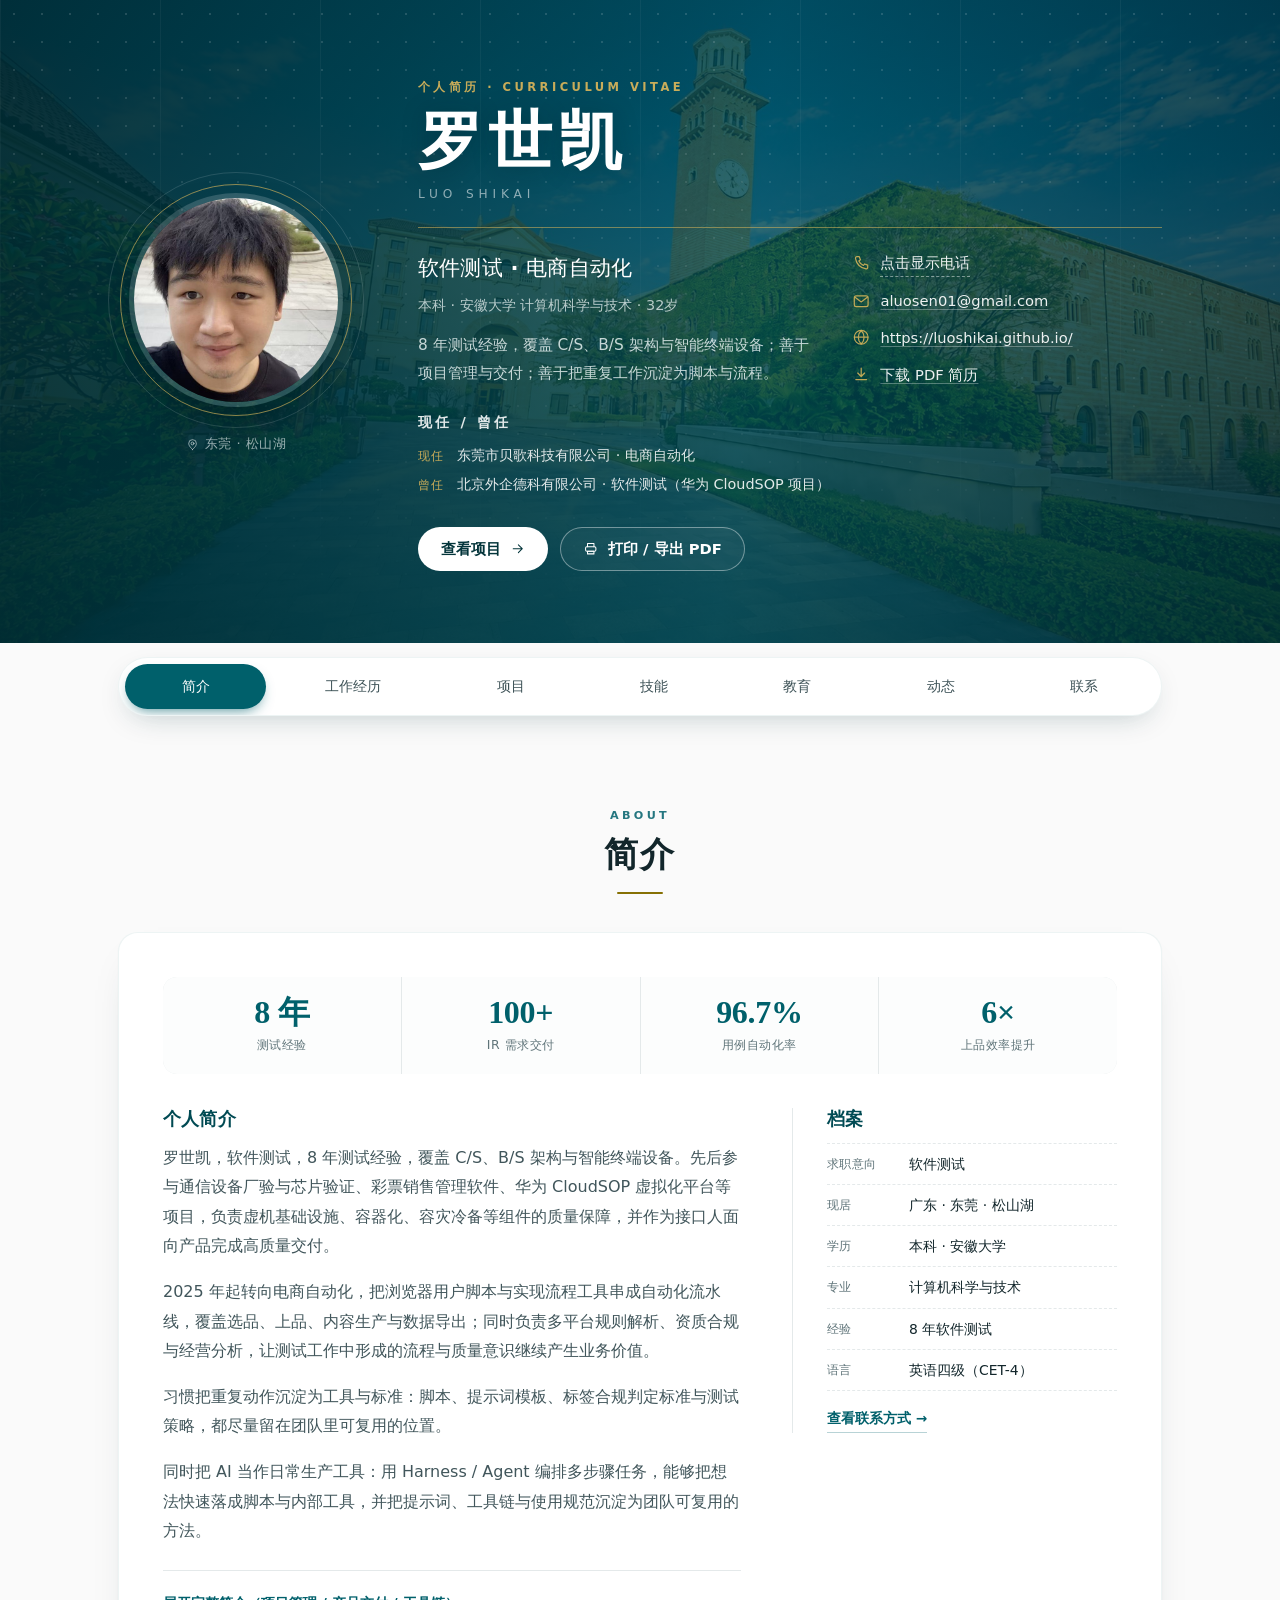
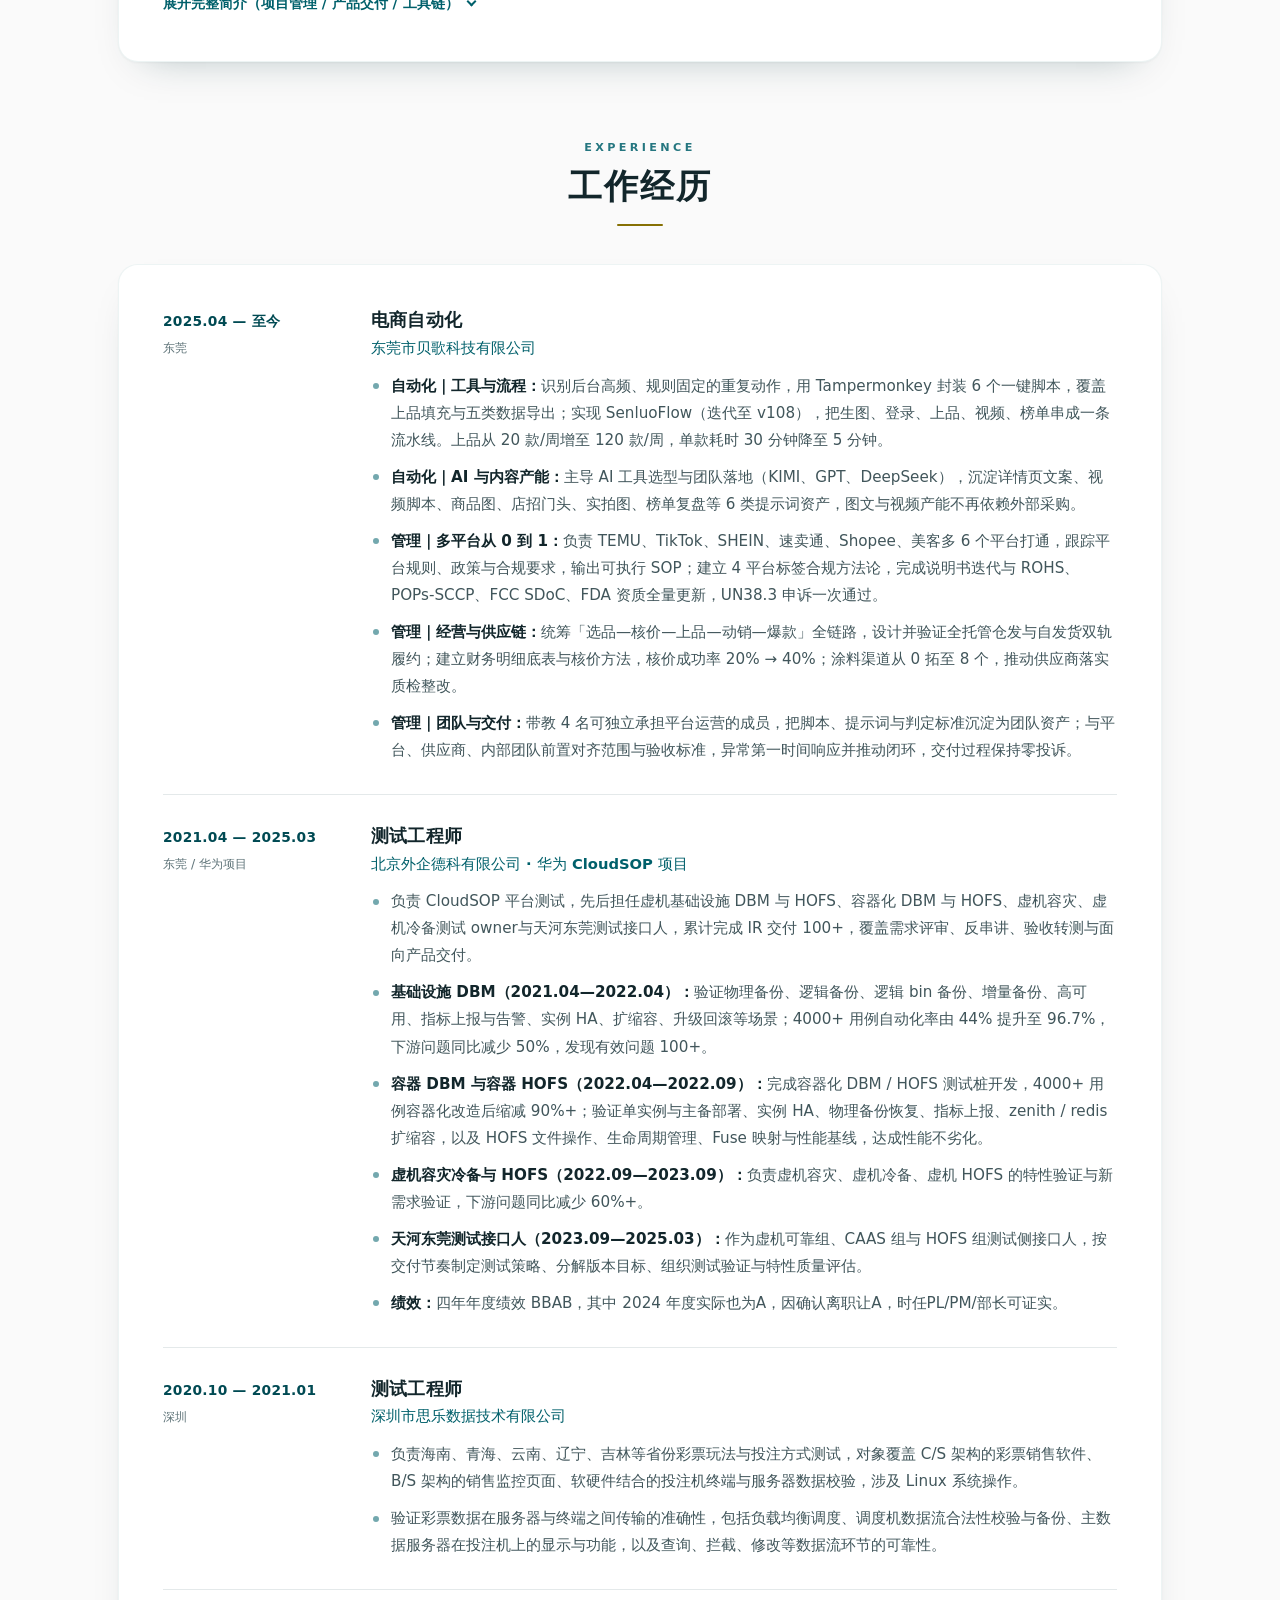
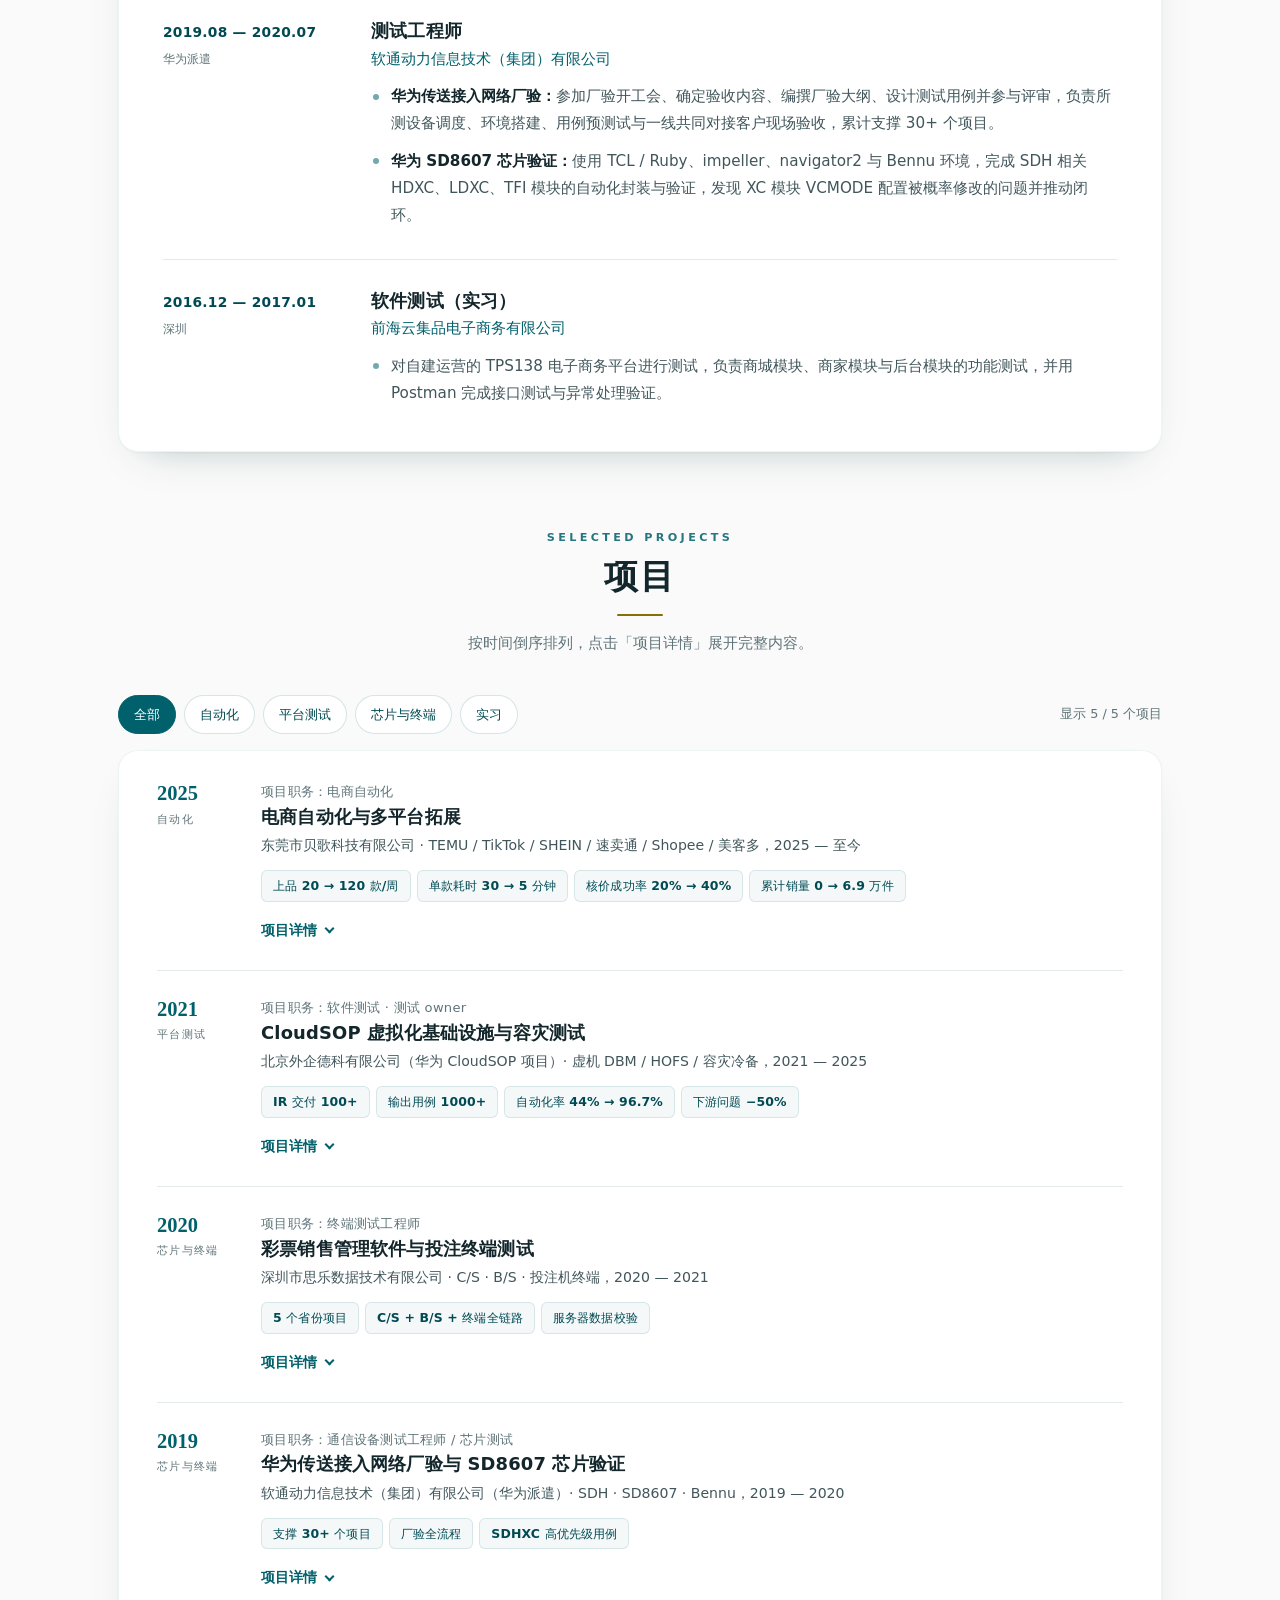
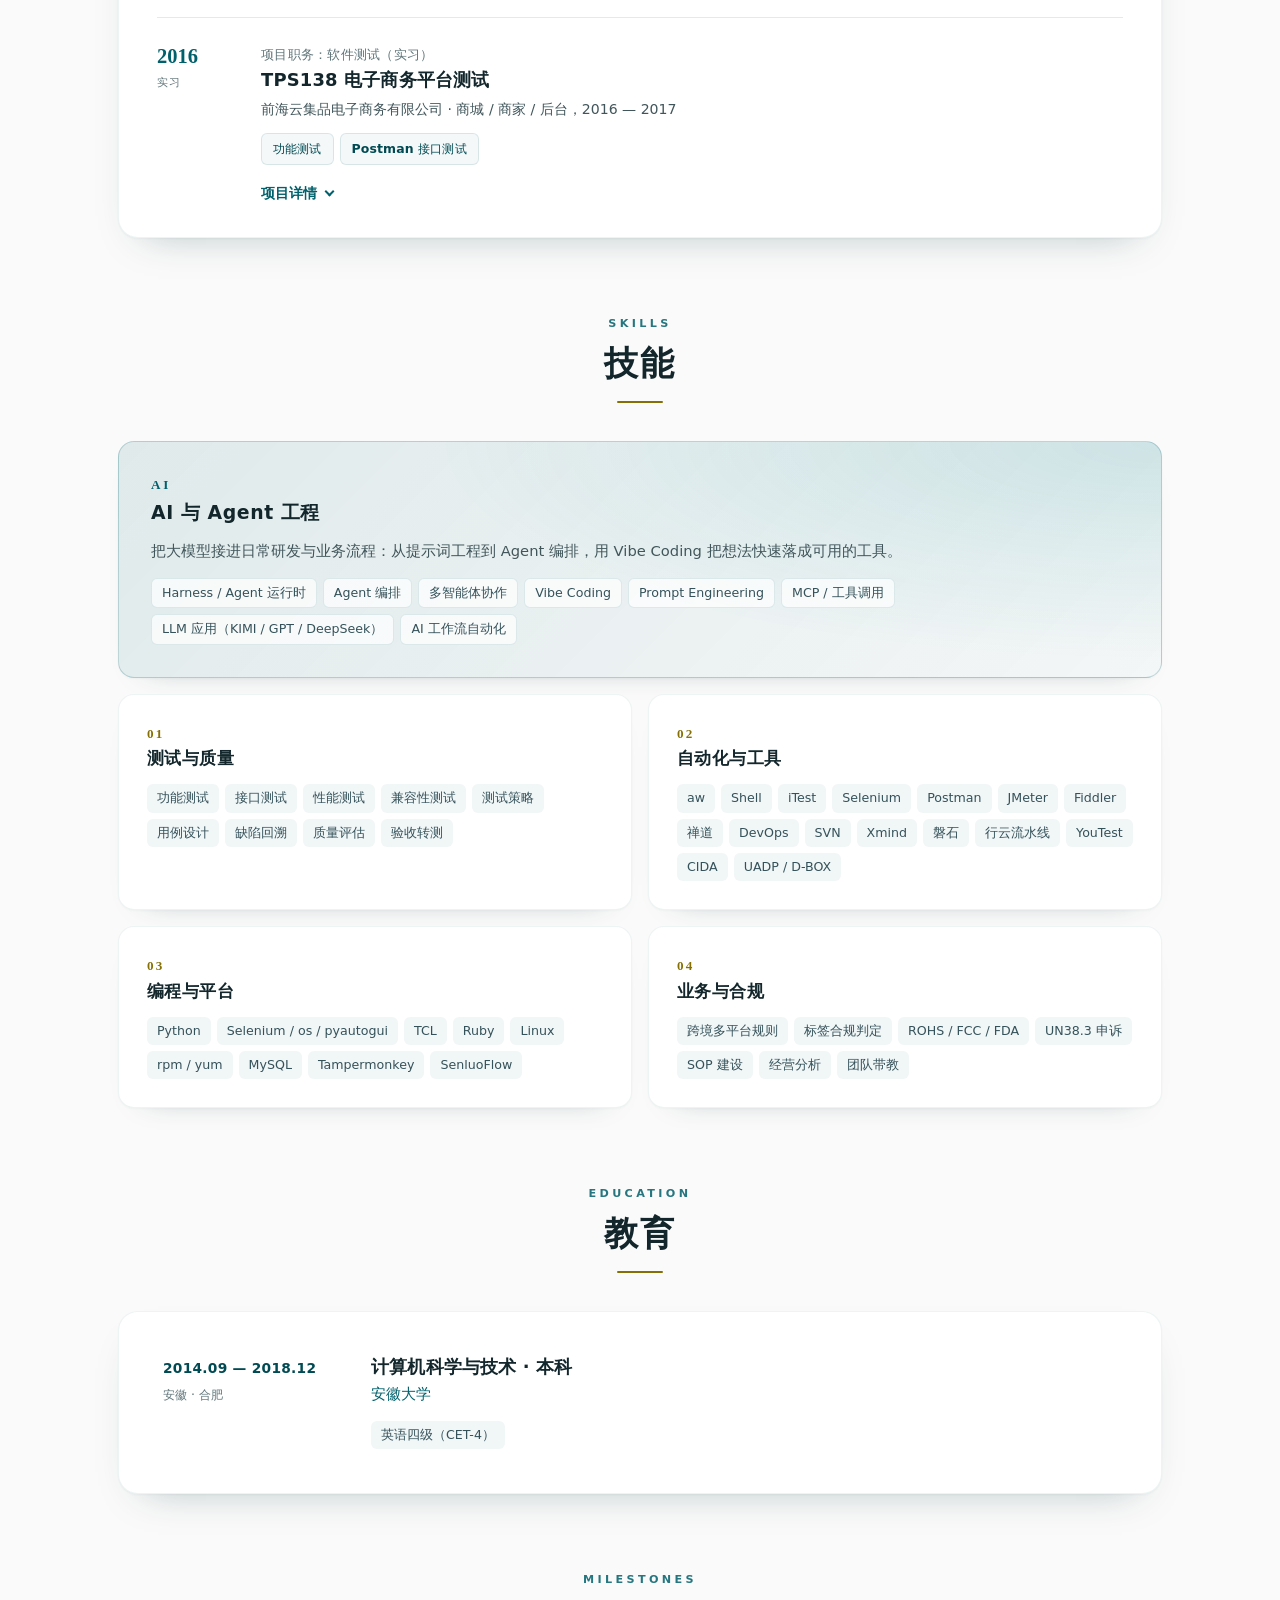
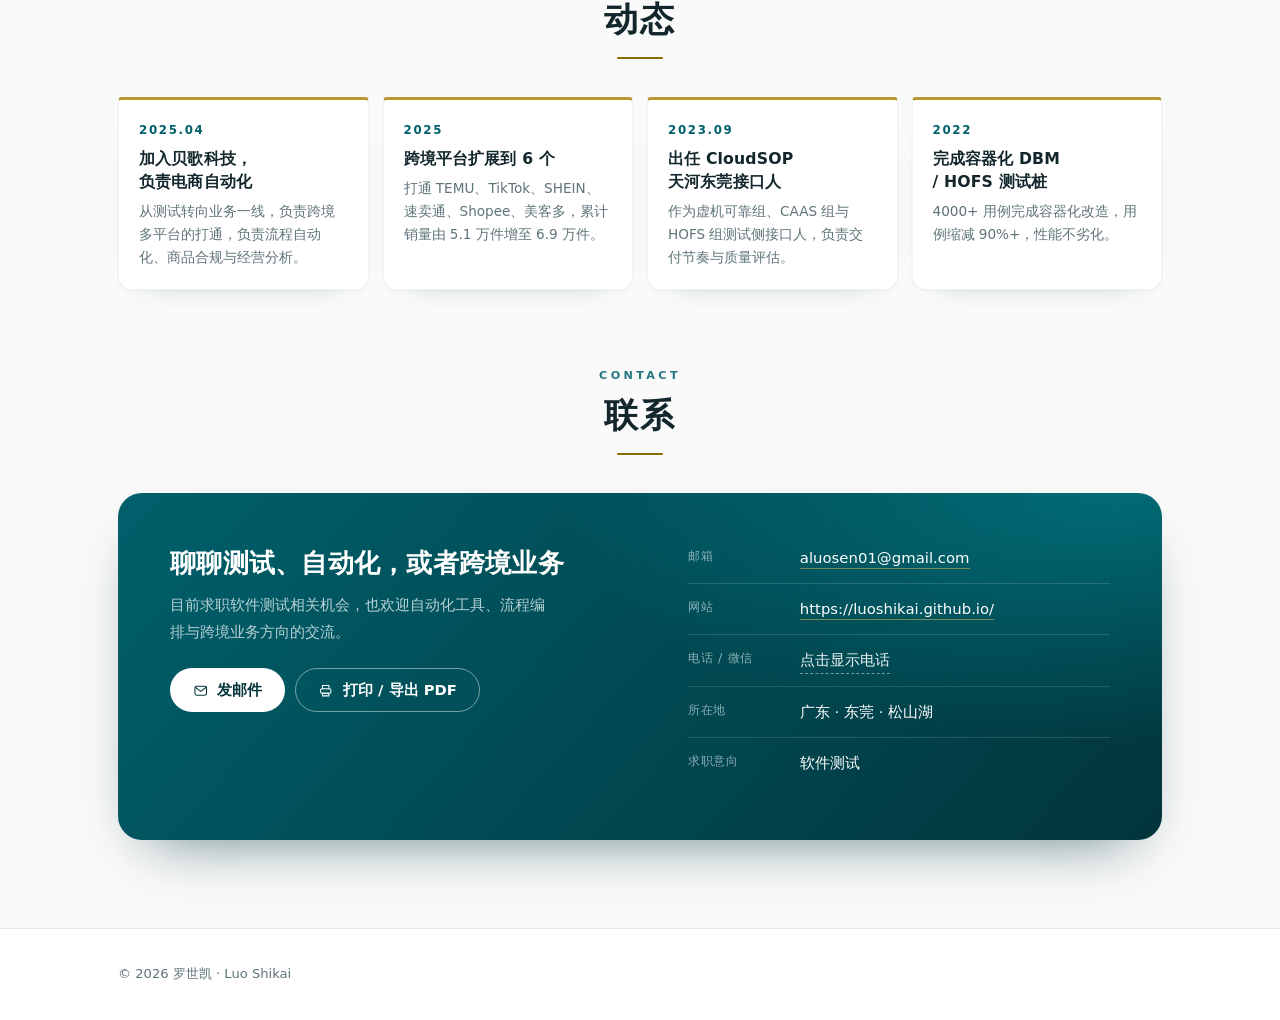
<file: index.html>
<!DOCTYPE html>
<html lang="zh-CN">
<head>
<meta charset="utf-8">
<meta name="viewport" content="width=device-width, initial-scale=1">
<title>罗世凯 · 软件测试｜个人简历</title>
<meta name="description" content="罗世凯，软件测试，8 年测试经验，覆盖 C/S、B/S 架构与智能终端设备；曾任华为 CloudSOP 虚机基础设施、容器化与容灾冷备测试 owner，现负责跨境电商自动化。">
<meta name="author" content="罗世凯">
<meta name="theme-color" content="#00606b">
<meta property="og:type" content="profile">
<meta property="og:title" content="罗世凯 · 软件测试｜个人简历">
<meta property="og:description" content="8 年测试经验：华为 CloudSOP 虚机基础设施与容灾冷备测试 owner；跨境电商自动化与多平台拓展。">
<meta property="og:locale" content="zh_CN">
<link rel="icon" href="assets/favicon.svg" type="image/svg+xml">
<link rel="stylesheet" href="assets/style.css">
<script>document.documentElement.classList.add('js');</script>
<script type="application/ld+json">
{
  "@context": "https://schema.org",
  "@type": "Person",
  "name": "罗世凯",
  "alternateName": "Luo Shikai",
  "url": "https://luoshikai.github.io/",
  "jobTitle": "软件测试",
  "email": "mailto:aluosen01@gmail.com",
  "address": { "@type": "PostalAddress", "addressLocality": "东莞", "addressRegion": "广东", "addressCountry": "CN" },
  "alumniOf": { "@type": "CollegeOrUniversity", "name": "安徽大学" },
  "worksFor": { "@type": "Organization", "name": "东莞市贝歌科技有限公司" }
}
</script>
</head>
<body>
<a class="skip-link" href="#main">跳到主要内容</a>

<header class="hero" id="top">
  <div class="hero__pattern" aria-hidden="true"></div>
  <div class="container hero__inner">
    <div class="hero__aside">
      <div class="portrait-wrap">
        <img class="portrait" src="assets/portrait.jpg" width="640" height="640" alt="罗世凯">
      </div>
      <p class="portrait-caption">
        <svg class="icon" viewBox="0 0 24 24" aria-hidden="true"><path d="M12 21s7-5.5 7-11a7 7 0 1 0-14 0c0 5.5 7 11 7 11Z"/><circle cx="12" cy="10" r="2.6"/></svg>
        东莞 · 松山湖
      </p>
    </div>

    <div class="hero__body">
      <p class="eyebrow">个人简历 · Curriculum Vitae</p>
      <h1 class="hero__name">罗世凯</h1>
      <p class="hero__latin">Luo Shikai</p>
      <hr class="rule rule--strong">
      <div class="hero__meta">
        <div class="hero__role-block">
          <p class="hero__role">软件测试 · 电商自动化</p>
          <p class="hero__degrees">本科 · 安徽大学 计算机科学与技术 · 32岁</p>
          <p class="hero__pitch">8 年测试经验，覆盖 C/S、B/S 架构与智能终端设备；善于项目管理与交付；善于把重复工作沉淀为脚本与流程。</p>
        </div>
        <ul class="contact-list">
          <li>
            <svg class="icon" viewBox="0 0 24 24" aria-hidden="true"><path d="M6.5 3.5h3l1.5 4-2 1.5a12 12 0 0 0 6 6l1.5-2 4 1.5v3a2 2 0 0 1-2.2 2A17.5 17.5 0 0 1 4.5 5.7 2 2 0 0 1 6.5 3.5Z"/></svg>
            <button type="button" class="tel-reveal" data-tel="13145950400">点击显示电话</button>
            <span class="print-only">131 4595 0400</span>
          </li>
          <li>
            <svg class="icon" viewBox="0 0 24 24" aria-hidden="true"><rect x="3" y="5" width="18" height="14" rx="2.5"/><path d="m4 7 8 6 8-6"/></svg>
            <a href="mailto:aluosen01@gmail.com">aluosen01@gmail.com</a>
          </li>
          <li>
            <svg class="icon" viewBox="0 0 24 24" aria-hidden="true"><circle cx="12" cy="12" r="9"/><path d="M3.5 12h17M12 3.2c2.5 2.4 3.8 5.4 3.8 8.8s-1.3 6.4-3.8 8.8c-2.5-2.4-3.8-5.4-3.8-8.8S9.5 5.6 12 3.2Z"/></svg>
            <a href="https://luoshikai.github.io/" target="_blank" rel="noopener">https://luoshikai.github.io/</a>
          </li>
          <li class="contact-list__pdf">
            <svg class="icon" viewBox="0 0 24 24" aria-hidden="true"><path d="M12 4v11m0 0 4.5-4.5M12 15l-4.5-4.5"/><path d="M5 19h14"/></svg>
            <a href="assets/luo-shikai-resume.pdf" download>下载 PDF 简历</a>
          </li>
        </ul>
      </div>

      <div class="hero__orgs">
        <p class="hero__orgs-title">现任 / 曾任</p>
        <p><span class="org-label">现任</span>东莞市贝歌科技有限公司 · 电商自动化</p>
        <p><span class="org-label">曾任</span>北京外企德科有限公司 · 软件测试（华为 CloudSOP 项目）</p>
      </div>

      <div class="hero__actions">
        <a class="btn btn--solid" href="#projects">
          查看项目
          <svg class="icon" viewBox="0 0 24 24" aria-hidden="true"><path d="M5 12h14M13 6l6 6-6 6"/></svg>
        </a>
        <button class="btn btn--ghost" type="button" data-print>
          <svg class="icon" viewBox="0 0 24 24" aria-hidden="true"><path d="M7 9V4h10v5"/><rect x="4" y="9" width="16" height="7" rx="2"/><path d="M7 16h10v4H7z"/></svg>
          打印 / 导出 PDF
        </button>
      </div>
    </div>
  </div>
</header>

<nav class="section-nav" aria-label="页面章节">
  <div class="container">
    <div class="nav-pills">
      <a href="#about" aria-current="true">简介</a>
      <a href="#experience"><span class="nav-full">工作经历</span><span class="nav-short">经历</span></a>
      <a href="#projects">项目</a>
      <a href="#skills">技能</a>
      <a href="#education">教育</a>
      <a href="#news">动态</a>
      <a href="#contact">联系</a>
    </div>
  </div>
</nav>

<main id="main">

  <section class="section" id="about">
    <div class="container">
      <header class="section__head reveal">
        <p class="section__eyebrow">About</p>
        <h2 class="section__title">简介</h2>
        <span class="section__rule" aria-hidden="true"></span>
      </header>

      <div class="card reveal">
        <div class="stats" role="list">
          <div class="stat" role="listitem">
            <p class="stat__num">8 年</p>
            <p class="stat__label">测试经验</p>
          </div>
          <div class="stat" role="listitem">
            <p class="stat__num">100+</p>
            <p class="stat__label">IR 需求交付</p>
          </div>
          <div class="stat" role="listitem">
            <p class="stat__num">96.7%</p>
            <p class="stat__label">用例自动化率</p>
          </div>
          <div class="stat" role="listitem">
            <p class="stat__num">6×</p>
            <p class="stat__label">上品效率提升</p>
          </div>
        </div>

        <div class="about-grid">
          <div class="about-main">
            <h3 class="card__title">个人简介</h3>
            <div class="prose">
              <p>罗世凯，软件测试，8 年测试经验，覆盖 C/S、B/S 架构与智能终端设备。先后参与通信设备厂验与芯片验证、彩票销售管理软件、华为 CloudSOP 虚拟化平台等项目，负责虚机基础设施、容器化、容灾冷备等组件的质量保障，并作为接口人面向产品完成高质量交付。</p>
              <p>2025 年起转向电商自动化，把浏览器用户脚本与实现流程工具串成自动化流水线，覆盖选品、上品、内容生产与数据导出；同时负责多平台规则解析、资质合规与经营分析，让测试工作中形成的流程与质量意识继续产生业务价值。</p>
              <p>习惯把重复动作沉淀为工具与标准：脚本、提示词模板、标签合规判定标准与测试策略，都尽量留在团队里可复用的位置。</p>
              <p>同时把 AI 当作日常生产工具：用 Harness / Agent 编排多步骤任务，能够把想法快速落成脚本与内部工具，并把提示词、工具链与使用规范沉淀为团队可复用的方法。</p>
            </div>

            <details class="disclosure">
              <summary>展开完整简介（项目管理 / 产品交付 / 工具链）</summary>
              <div class="prose disclosure__body">
                <ul class="bullets">
                  <li><strong>项目管理：</strong>掌握项目生命周期管理，按里程碑拆解目标与交付物；启动阶段即做预期管理，把范围、节奏、验收标准与风险前置对齐并留痕；通过周度同步与变更评审控制节奏，做到进度可预期、问题早暴露、交付可落地。</li>
                  <li><strong>产品交付：</strong>面向产品与客户交付，能在需求、转测、验收各阶段给出清晰的质量结论与放行建议；出现问题时第一时间响应、安抚对象并给出临时方案，随后定位根因、推动整改、复盘归档，形成「响应—止血—根因—闭环」的完整链路，交付过程保持零投诉。</li>
                  <li><strong>测试流程：</strong>掌握软件整体测试流程与需求交付流程，能独立完成需求评审、测试设计、反串讲、验收转测与质量评估。</li>
                  <li><strong>工具链：</strong>Harness、AW、禅道、DevOps、SVN、Xmind、磐石、行云流水线；YouTest 编写测试策略，CIDA 编写用例与设计脑图，iTest 完成用例自动化，UADP / D-BOX 归档验证报告；Fiddler 抓包与弱网模拟、Postman 接口测试、JMeter 性能测试、Selenium IDE 元素定位与 UI 自动化。</li>
                  <li><strong>环境与数据：</strong>熟悉 Linux 常用操作，可独立完成自动化环境搭建；掌握版本构建与发布能力；能支撑性能基线验证与大数据场景问题定位</li>
                  <li><strong>编程：</strong>软件测试专业级、软件开发工作级；工作以 Python 为主，可完成 Python + Selenium 的 UI 自动化、+ os 的 Linux 自动化、+ pyautogui 的桌面应用自动化；TCL、Ruby、C、C++等语言 具备阅读与编写能力；</li>
                  <li><strong>协作：</strong>多模块owner与版本交付接口人；具备快速学习、良好沟通协作；能把个人经验沉淀为团队机制。</li>
                </ul>
              </div>
            </details>
          </div>

          <aside class="about-facts" aria-label="关键信息">
            <h3 class="card__title">档案</h3>
            <dl>
              <div><dt>求职意向</dt><dd>软件测试</dd></div>
              <div><dt>现居</dt><dd>广东 · 东莞 · 松山湖</dd></div>
              <div><dt>学历</dt><dd>本科 · 安徽大学</dd></div>
              <div><dt>专业</dt><dd>计算机科学与技术</dd></div>
              <div><dt>经验</dt><dd>8 年软件测试</dd></div>
              <div><dt>语言</dt><dd>英语四级（CET-4）</dd></div>
            </dl>
            <a class="about-facts__link" href="#contact">查看联系方式<span aria-hidden="true"> →</span></a>
          </aside>
        </div>
      </div>
    </div>
  </section>

  <section class="section" id="experience">
    <div class="container">
      <header class="section__head reveal">
        <p class="section__eyebrow">Experience</p>
        <h2 class="section__title">工作经历</h2>
        <span class="section__rule" aria-hidden="true"></span>
      </header>

      <div class="card reveal">
        <article class="job">
          <div class="job__side">
            <p class="job__when">2025.04 — 至今</p>
            <p class="job__where">东莞</p>
          </div>
          <div class="job__main">
            <h3 class="job__title">电商自动化</h3>
            <p class="job__org">东莞市贝歌科技有限公司</p>
            <ul class="bullets">
              <li><strong>自动化｜工具与流程：</strong>识别后台高频、规则固定的重复动作，用 Tampermonkey 封装 6 个一键脚本，覆盖上品填充与五类数据导出；实现 SenluoFlow（迭代至 v108），把生图、登录、上品、视频、榜单串成一条流水线。上品从 20 款/周增至 120 款/周，单款耗时 30 分钟降至 5 分钟。</li>
              <li><strong>自动化｜AI 与内容产能：</strong>主导 AI 工具选型与团队落地（KIMI、GPT、DeepSeek），沉淀详情页文案、视频脚本、商品图、店招门头、实拍图、榜单复盘等 6 类提示词资产，图文与视频产能不再依赖外部采购。</li>
              <li><strong>管理｜多平台从 0 到 1：</strong>负责 TEMU、TikTok、SHEIN、速卖通、Shopee、美客多 6 个平台打通，跟踪平台规则、政策与合规要求，输出可执行 SOP；建立 4 平台标签合规方法论，完成说明书迭代与 ROHS、POPs-SCCP、FCC SDoC、FDA 资质全量更新，UN38.3 申诉一次通过。</li>
              <li><strong>管理｜经营与供应链：</strong>统筹「选品—核价—上品—动销—爆款」全链路，设计并验证全托管仓发与自发货双轨履约；建立财务明细底表与核价方法，核价成功率 20% → 40%；涂料渠道从 0 拓至 8 个，推动供应商落实质检整改。</li>
              <li><strong>管理｜团队与交付：</strong>带教 4 名可独立承担平台运营的成员，把脚本、提示词与判定标准沉淀为团队资产；与平台、供应商、内部团队前置对齐范围与验收标准，异常第一时间响应并推动闭环，交付过程保持零投诉。</li>
            </ul>
          </div>
        </article>

        <article class="job">
          <div class="job__side">
            <p class="job__when">2021.04 — 2025.03</p>
            <p class="job__where">东莞 / 华为项目</p>
          </div>
          <div class="job__main">
            <h3 class="job__title">测试工程师</h3>
            <p class="job__org">北京外企德科有限公司 · 华为 CloudSOP 项目</p>
            <ul class="bullets">
              <li>负责 CloudSOP 平台测试，先后担任虚机基础设施 DBM 与 HOFS、容器化 DBM 与 HOFS、虚机容灾、虚机冷备测试 owner与天河东莞测试接口人，累计完成 IR 交付 100+，覆盖需求评审、反串讲、验收转测与面向产品交付。</li>
              <li><strong>基础设施 DBM（2021.04—2022.04）：</strong>验证物理备份、逻辑备份、逻辑 bin 备份、增量备份、高可用、指标上报与告警、实例 HA、扩缩容、升级回滚等场景；4000+ 用例自动化率由 44% 提升至 96.7%，下游问题同比减少 50%，发现有效问题 100+。</li>
              <li><strong>容器 DBM 与容器 HOFS（2022.04—2022.09）：</strong>完成容器化 DBM / HOFS 测试桩开发，4000+ 用例容器化改造后缩减 90%+；验证单实例与主备部署、实例 HA、物理备份恢复、指标上报、zenith / redis 扩缩容，以及 HOFS 文件操作、生命周期管理、Fuse 映射与性能基线，达成性能不劣化。</li>
              <li><strong>虚机容灾冷备与 HOFS（2022.09—2023.09）：</strong>负责虚机容灾、虚机冷备、虚机 HOFS 的特性验证与新需求验证，下游问题同比减少 60%+。</li>
              <li><strong>天河东莞测试接口人（2023.09—2025.03）：</strong>作为虚机可靠组、CAAS 组与 HOFS 组测试侧接口人，按交付节奏制定测试策略、分解版本目标、组织测试验证与特性质量评估。</li>
              <li><strong>绩效：</strong>四年年度绩效 BBAB，其中 2024 年度实际也为A，因确认离职让A，时任PL/PM/部长可证实。</li>
            </ul>
          </div>
        </article>

        <article class="job">
          <div class="job__side">
            <p class="job__when">2020.10 — 2021.01</p>
            <p class="job__where">深圳</p>
          </div>
          <div class="job__main">
            <h3 class="job__title">测试工程师</h3>
            <p class="job__org">深圳市思乐数据技术有限公司</p>
            <ul class="bullets">
              <li>负责海南、青海、云南、辽宁、吉林等省份彩票玩法与投注方式测试，对象覆盖 C/S 架构的彩票销售软件、B/S 架构的销售监控页面、软硬件结合的投注机终端与服务器数据校验，涉及 Linux 系统操作。</li>
              <li>验证彩票数据在服务器与终端之间传输的准确性，包括负载均衡调度、调度机数据流合法性校验与备份、主数据服务器在投注机上的显示与功能，以及查询、拦截、修改等数据流环节的可靠性。</li>
            </ul>
          </div>
        </article>

        <article class="job">
          <div class="job__side">
            <p class="job__when">2019.08 — 2020.07</p>
            <p class="job__where">华为派遣</p>
          </div>
          <div class="job__main">
            <h3 class="job__title">测试工程师</h3>
            <p class="job__org">软通动力信息技术（集团）有限公司</p>
            <ul class="bullets">
              <li><strong>华为传送接入网络厂验：</strong>参加厂验开工会、确定验收内容、编撰厂验大纲、设计测试用例并参与评审，负责所测设备调度、环境搭建、用例预测试与一线共同对接客户现场验收，累计支撑 30+ 个项目。</li>
              <li><strong>华为 SD8607 芯片验证：</strong>使用 TCL / Ruby、impeller、navigator2 与 Bennu 环境，完成 SDH 相关 HDXC、LDXC、TFI 模块的自动化封装与验证，发现 XC 模块 VCMODE 配置被概率修改的问题并推动闭环。</li>
            </ul>
          </div>
        </article>

        <article class="job">
          <div class="job__side">
            <p class="job__when">2016.12 — 2017.01</p>
            <p class="job__where">深圳</p>
          </div>
          <div class="job__main">
            <h3 class="job__title">软件测试（实习）</h3>
            <p class="job__org">前海云集品电子商务有限公司</p>
            <ul class="bullets">
              <li>对自建运营的 TPS138 电子商务平台进行测试，负责商城模块、商家模块与后台模块的功能测试，并用 Postman 完成接口测试与异常处理验证。</li>
            </ul>
          </div>
        </article>
      </div>
    </div>
  </section>

  <section class="section" id="projects">
    <div class="container">
      <header class="section__head reveal">
        <p class="section__eyebrow">Selected Projects</p>
        <h2 class="section__title">项目</h2>
        <span class="section__rule" aria-hidden="true"></span>
        <p class="section__lead">按时间倒序排列，点击「项目详情」展开完整内容。</p>
      </header>

      <div class="pub-toolbar reveal">
        <div class="filters" role="group" aria-label="按类型筛选项目">
          <button class="chip" type="button" data-filter="all" aria-pressed="true">全部</button>
          <button class="chip" type="button" data-filter="automation" aria-pressed="false">自动化</button>
          <button class="chip" type="button" data-filter="platform" aria-pressed="false">平台测试</button>
          <button class="chip" type="button" data-filter="device" aria-pressed="false">芯片与终端</button>
          <button class="chip" type="button" data-filter="intern" aria-pressed="false">实习</button>
        </div>
        <p class="pub-count" aria-live="polite">显示 <span data-count>5</span> / 5 个项目</p>
      </div>

      <div class="pub-list reveal">
        <article class="pub" data-cat="automation">
          <div class="pub__side">
            <p class="pub__year">2025</p>
            <p class="pub__cat">自动化</p>
          </div>
          <div class="pub__body">
            <p class="pub__role">项目职务：电商自动化</p>
            <h3 class="pub__title">电商自动化与多平台拓展</h3>
            <p class="pub__venue">东莞市贝歌科技有限公司 · TEMU / TikTok / SHEIN / 速卖通 / Shopee / 美客多，2025 — 至今</p>
            <ul class="metrics">
              <li>上品 20 → 120 款/周</li>
              <li>单款耗时 30 → 5 分钟</li>
              <li>核价成功率 20% → 40%</li>
              <li>累计销量 0 → 6.9 万件</li>
            </ul>
            <details class="disclosure disclosure--tight">
              <summary>项目详情</summary>
              <ul class="bullets">
                <li>实现 6 个 Tampermonkey 脚本，覆盖上品填充与五类数据导出，使数据从手工抄写变为一键导出，并为备货与财务分析提供底表。</li>
                <li>实现 SenluoFlow（迭代至 v108），串联生图、登录、上品、视频、榜单 5 个环节；沉淀 6 类提示词资产，图文与视频产能不再依赖外部采购。</li>
                <li>平台从 1 个扩展到 6 个；打通 TEMU（ROHS / EMC）与 SHEIN（PCCS / SDCO）欧区资质。</li>
                <li>建立 4 平台标签合规方法论；说明书迭代 2 次；完成 ROHS、POPs-SCCP、FCC SDoC、FDA 资质全量更新；UN38.3 申诉一次通过，解除 X 万元冻结款项。</li>
                <li>涂料渠道从 0 拓至 8 个，实现 BeiGeFlow 图文自动发布；完成 11 款 SKC 基线、52 页中英宣传册与独立站。</li>
                <li>带出 4 名可独立承担平台运营的成员；脚本、提示词、判定标准均交给团队复用。</li>
              </ul>
            </details>
          </div>
        </article>

        <article class="pub" data-cat="platform">
          <div class="pub__side">
            <p class="pub__year">2021</p>
            <p class="pub__cat">平台测试</p>
          </div>
          <div class="pub__body">
            <p class="pub__role">项目职务：软件测试 · 测试 owner</p>
            <h3 class="pub__title">CloudSOP 虚拟化基础设施与容灾测试</h3>
            <p class="pub__venue">北京外企德科有限公司（华为 CloudSOP 项目）· 虚机 DBM / HOFS / 容灾冷备，2021 — 2025</p>
            <ul class="metrics">
              <li>IR 交付 100+</li>
              <li>输出用例 1000+</li>
              <li>自动化率 44% → 96.7%</li>
              <li>下游问题 −50%</li>
            </ul>
            <details class="disclosure disclosure--tight">
              <summary>项目详情</summary>
              <ul class="bullets">
                <li><strong>基础设施 DBM：</strong>负责备份恢复相关验证，包括物理备份、逻辑备份、逻辑 bin 备份、增量备份、高可用场景、指标上报、告警、实例 HA、扩缩容、升级回滚等场景；同时负责新需求验证，从评审 SE story 文档、输出测试设计脑图、面向开发反串讲到组织需求验收与 TSE 评审，并完成 DBM 模块功能转自动化（用例分级、冗余整合、新需求录入）。</li>
                <li><strong>容器 DBM 与容器 HOFS：</strong>对标虚机 DBM 能力并达到性能不劣化要求，负责容器化 DBM 测试桩开发，以及单实例 / 主备部署、实例 HA、物理备份恢复、指标上报、zenith / redis 扩缩容等验证；HOFS 侧覆盖文件基本操作、冗余文件清理、生命周期管理、Fuse 映射、高可用、性能基线与长稳模型。</li>
                <li><strong>虚机容灾冷备与 HOFS：</strong>负责虚机容灾、虚机冷备、虚机 HOFS 的特性验证、新需求验证、自动化与面向产品交付。</li>
                <li><strong>天河东莞接口人：</strong>虚机可靠组、CAAS 组与 HOFS 组测试侧接口人，涉及备份恢复、容灾冷备、HOFS、维护调测、欧方、三方补丁、SD 升级与 weave，按交付节奏定制测试策略、分解版本目标、组织验证与特性质量评估。</li>
              </ul>
            </details>
          </div>
        </article>

        <article class="pub" data-cat="device">
          <div class="pub__side">
            <p class="pub__year">2020</p>
            <p class="pub__cat">芯片与终端</p>
          </div>
          <div class="pub__body">
            <p class="pub__role">项目职务：终端测试工程师</p>
            <h3 class="pub__title">彩票销售管理软件与投注终端测试</h3>
            <p class="pub__venue">深圳市思乐数据技术有限公司 · C/S · B/S · 投注机终端，2020 — 2021</p>
            <ul class="metrics">
              <li>5 个省份项目</li>
              <li>C/S + B/S + 终端全链路</li>
              <li>服务器数据校验</li>
            </ul>
            <details class="disclosure disclosure--tight">
              <summary>项目详情</summary>
              <ul class="bullets">
                <li>测试对象包括 C/S 架构的彩票销售软件、B/S 架构的销售监控页面、软硬件结合的投注机终端与服务器数据检验，主要开展功能测试，并涉及 Linux 系统操作。</li>
                <li>验证彩票数据在服务器与终端之间的传输准确无误：对终端投注机、C/S 与 B/S 三端分别验证；验证负载均衡服务器选择调度机、调度机数据流合法性校验与备份、主数据服务器客户端在投注机上的显示与功能。</li>
                <li>验证数据流各环节的可靠性，包括查询、拦截、修改等各类操作。</li>
              </ul>
            </details>
          </div>
        </article>

        <article class="pub" data-cat="device">
          <div class="pub__side">
            <p class="pub__year">2019</p>
            <p class="pub__cat">芯片与终端</p>
          </div>
          <div class="pub__body">
            <p class="pub__role">项目职务：通信设备测试工程师 / 芯片测试</p>
            <h3 class="pub__title">华为传送接入网络厂验与 SD8607 芯片验证</h3>
            <p class="pub__venue">软通动力信息技术（集团）有限公司（华为派遣）· SDH · SD8607 · Bennu，2019 — 2020</p>
            <ul class="metrics">
              <li>支撑 30+ 个项目</li>
              <li>厂验全流程</li>
              <li>SDHXC 高优先级用例</li>
            </ul>
            <details class="disclosure disclosure--tight">
              <summary>项目详情</summary>
              <ul class="bullets">
                <li><strong>传送接入网络厂验：</strong>为超过 30 个项目提供解决方案与测试，每个项目全程参与厂验设备调度、设备光纤拓扑组网、验收用例与验证、面向客户交付等环节，在职期间获得表扬信。</li>
                <li><strong>SD8607 芯片 SDH 模块验证：</strong>运用 TCL、Ruby、impeller、navigator2 工具与 Bennu 环境，明确需求后设计测试用例并评审；用 impeller 封装顶层复位、模块初始化、帧头对齐、配置业务、失步校验、误码清零、插入误码、误码校验等步骤，自动化完成 HDXC、LDXC、TFI 的测试。</li>
                <li>完成分配的高优先级用例测试验收与回归测试，发现 Bennu 版本 XC 模块 VCMODE 配置被概率修改的问题并快速推动闭环，验证 FEC 可纠误码与不可纠误码对 PRBS 的影响，获得被支撑项目组表扬信。</li>
              </ul>
            </details>
          </div>
        </article>

        <article class="pub" data-cat="intern">
          <div class="pub__side">
            <p class="pub__year">2016</p>
            <p class="pub__cat">实习</p>
          </div>
          <div class="pub__body">
            <p class="pub__role">项目职务：软件测试（实习）</p>
            <h3 class="pub__title">TPS138 电子商务平台测试</h3>
            <p class="pub__venue">前海云集品电子商务有限公司 · 商城 / 商家 / 后台，2016 — 2017</p>
            <ul class="metrics">
              <li>功能测试</li>
              <li>Postman 接口测试</li>
            </ul>
            <details class="disclosure disclosure--tight">
              <summary>项目详情</summary>
              <ul class="bullets">
                <li>对 TPS138 电子商城的正常可用开展完备测试，尽可能覆盖全部功能，保证平台可用。</li>
                <li>运用 Postman 进行接口测试，验证平台异常处理能力。</li>
              </ul>
            </details>
          </div>
        </article>
      </div>
    </div>
  </section>

  <section class="section" id="skills">
    <div class="container">
      <header class="section__head reveal">
        <p class="section__eyebrow">Skills</p>
        <h2 class="section__title">技能</h2>
        <span class="section__rule" aria-hidden="true"></span>
      </header>

      <div class="skill-grid">
        <article class="skill skill--feature reveal">
          <p class="skill__num">AI</p>
          <h3>AI 与 Agent 工程</h3>
          <p class="skill__lead">把大模型接进日常研发与业务流程：从提示词工程到 Agent 编排，用 Vibe Coding 把想法快速落成可用的工具。</p>
          <ul class="tags">
            <li>Harness / Agent 运行时</li><li>Agent 编排</li><li>多智能体协作</li>
            <li>Vibe Coding</li><li>Prompt Engineering</li><li>MCP / 工具调用</li>
            <li>LLM 应用（KIMI / GPT / DeepSeek）</li><li>AI 工作流自动化</li>
          </ul>
        </article>

        <article class="skill reveal">
          <p class="skill__num">01</p>
          <h3>测试与质量</h3>
          <ul class="tags">
            <li>功能测试</li><li>接口测试</li><li>性能测试</li><li>兼容性测试</li>
            <li>测试策略</li><li>用例设计</li><li>缺陷回溯</li><li>质量评估</li><li>验收转测</li>
          </ul>
        </article>
        <article class="skill reveal">
          <p class="skill__num">02</p>
          <h3>自动化与工具</h3>
          <ul class="tags">
            <li>aw</li><li>Shell</li><li>iTest</li><li>Selenium</li><li>Postman</li><li>JMeter</li><li>Fiddler</li>
            <li>禅道</li><li>DevOps</li><li>SVN</li><li>Xmind</li><li>磐石</li>
            <li>行云流水线</li><li>YouTest</li><li>CIDA</li><li>UADP / D-BOX</li>
          </ul>
        </article>
        <article class="skill reveal">
          <p class="skill__num">03</p>
          <h3>编程与平台</h3>
          <ul class="tags">
            <li>Python</li><li>Selenium / os / pyautogui</li><li>TCL</li><li>Ruby</li>
            <li>Linux</li><li>rpm / yum</li><li>MySQL</li>
            <li>Tampermonkey</li><li>SenluoFlow</li>
          </ul>
        </article>
        <article class="skill reveal">
          <p class="skill__num">04</p>
          <h3>业务与合规</h3>
          <ul class="tags">
            <li>跨境多平台规则</li><li>标签合规判定</li><li>ROHS / FCC / FDA</li>
            <li>UN38.3 申诉</li><li>SOP 建设</li><li>经营分析</li><li>团队带教</li>
          </ul>
        </article>
      </div>
    </div>
  </section>

  <section class="section" id="education">
    <div class="container">
      <header class="section__head reveal">
        <p class="section__eyebrow">Education</p>
        <h2 class="section__title">教育</h2>
        <span class="section__rule" aria-hidden="true"></span>
      </header>

      <div class="card reveal">
        <article class="job job--edu">
          <div class="job__side">
            <p class="job__when">2014.09 — 2018.12</p>
            <p class="job__where">安徽 · 合肥</p>
          </div>
          <div class="job__main">
            <h3 class="job__title">计算机科学与技术 · 本科</h3>
            <p class="job__org">安徽大学</p>
            <ul class="tags">
              <li>英语四级（CET-4）</li>
            </ul>
          </div>
        </article>
      </div>
    </div>
  </section>

  <section class="section" id="news">
    <div class="container">
      <header class="section__head reveal">
        <p class="section__eyebrow">Milestones</p>
        <h2 class="section__title">动态</h2>
        <span class="section__rule" aria-hidden="true"></span>
      </header>

      <div class="news-grid">
        <article class="news reveal">
          <p class="news__date">2025.04</p>
          <h3>加入贝歌科技，负责电商自动化</h3>
          <p>从测试转向业务一线，负责跨境多平台的打通，负责流程自动化、商品合规与经营分析。</p>
        </article>
        <article class="news reveal">
          <p class="news__date">2025</p>
          <h3>跨境平台扩展到 6 个</h3>
          <p>打通 TEMU、TikTok、SHEIN、速卖通、Shopee、美客多，累计销量由 5.1 万件增至 6.9 万件。</p>
        </article>
        <article class="news reveal">
          <p class="news__date">2023.09</p>
          <h3>出任 CloudSOP 天河东莞接口人</h3>
          <p>作为虚机可靠组、CAAS 组与 HOFS 组测试侧接口人，负责交付节奏与质量评估。</p>
        </article>
        <article class="news reveal">
          <p class="news__date">2022</p>
          <h3>完成容器化 DBM / HOFS 测试桩</h3>
          <p>4000+ 用例完成容器化改造，用例缩减 90%+，性能不劣化。</p>
        </article>
      </div>
    </div>
  </section>

  <section class="section section--last" id="contact">
    <div class="container">
      <header class="section__head reveal">
        <p class="section__eyebrow">Contact</p>
        <h2 class="section__title">联系</h2>
        <span class="section__rule" aria-hidden="true"></span>
      </header>

      <div class="contact-card reveal">
        <div class="contact-card__main">
          <h3>聊聊测试、自动化，或者跨境业务</h3>
          <p>目前求职软件测试相关机会，也欢迎自动化工具、流程编排与跨境业务方向的交流。</p>
          <div class="contact-card__actions">
            <a class="btn btn--light" href="mailto:aluosen01@gmail.com">
              <svg class="icon" viewBox="0 0 24 24" aria-hidden="true"><rect x="3" y="5" width="18" height="14" rx="2.5"/><path d="m4 7 8 6 8-6"/></svg>
              发邮件
            </a>
            <button class="btn btn--outline-light" type="button" data-print>
              <svg class="icon" viewBox="0 0 24 24" aria-hidden="true"><path d="M7 9V4h10v5"/><rect x="4" y="9" width="16" height="7" rx="2"/><path d="M7 16h10v4H7z"/></svg>
              打印 / 导出 PDF
            </button>
          </div>
        </div>
        <dl class="contact-details">
          <div>
            <dt>邮箱</dt>
            <dd><a href="mailto:aluosen01@gmail.com">aluosen01@gmail.com</a></dd>
          </div>
          <div>
            <dt>网站</dt>
            <dd><a href="https://luoshikai.github.io/" target="_blank" rel="noopener">https://luoshikai.github.io/</a></dd>
          </div>
          <div>
            <dt>电话 / 微信</dt>
            <dd>
              <button type="button" class="tel-reveal" data-tel="13145950400">点击显示电话</button>
              <span class="print-only">131 4595 0400</span>
            </dd>
          </div>
          <div>
            <dt>所在地</dt>
            <dd>广东 · 东莞 · 松山湖</dd>
          </div>
          <div>
            <dt>求职意向</dt>
            <dd>软件测试</dd>
          </div>
        </dl>
      </div>
    </div>
  </section>

</main>

<footer class="site-footer">
  <div class="container site-footer__inner">
    <p>© <span data-year>2026</span> 罗世凯 · Luo Shikai</p>
  </div>
</footer>

<div class="toast" role="status" aria-live="polite" hidden></div>
<script src="assets/app.js" defer></script>
</body>
</html>
</file>
<file: assets/style.css>
/* ==========================================================================
   罗世凯 · 个人简历
   版式参考：University of Surrey staff profile (stone blue #00606b + mustard)
   纯静态、无外部请求，直接由 GitHub Pages 托管
   ========================================================================== */

/* ---------- 1. Tokens ---------- */
:root {
  --teal: #00606b;
  --teal-deep: #004a53;
  --teal-ink: #03343a;
  --teal-tint: rgba(0, 96, 107, 0.06);
  --mustard: #867004;
  --mustard-bright: #d4b25a;
  --ink: #12262b;
  --body: #41565b;
  --muted: #5f7479;
  --line: #e4e9ea;
  --paper: #fafafa;
  --white: #fff;

  --sans: "DM Sans", "Segoe UI Variable Text", "Segoe UI", system-ui, -apple-system,
    "Helvetica Neue", Arial, "PingFang SC", "Hiragino Sans GB", "Noto Sans SC",
    "Microsoft YaHei", sans-serif;
  --serif: "Iowan Old Style", "Palatino Linotype", Palatino, "Book Antiqua", Georgia,
    "Songti SC", "Noto Serif SC", "SimSun", serif;

  --radius: 20px;
  --shadow-card: 0 1px 2px rgba(3, 52, 58, 0.04), 0 18px 40px -26px rgba(3, 52, 58, 0.35);
  --shadow-bar: 0 10px 30px -12px rgba(3, 52, 58, 0.28);
  --ease: cubic-bezier(0.22, 0.61, 0.36, 1);
  --gutter: clamp(18px, 5vw, 48px);
}

/* ---------- 2. Reset ---------- */
*,
*::before,
*::after { box-sizing: border-box; }

html {
  -webkit-text-size-adjust: 100%;
  scroll-behavior: smooth;
}

body {
  margin: 0;
  background: var(--paper);
  color: var(--body);
  font-family: var(--sans);
  font-size: 16px;
  line-height: 1.75;
  -webkit-font-smoothing: antialiased;
  text-rendering: optimizeLegibility;
}

h1, h2, h3 {
  margin: 0;
  color: var(--ink);
  line-height: 1.25;
  font-weight: 650;
  letter-spacing: 0.01em;
  text-wrap: balance;
}

p { margin: 0; text-wrap: pretty; }
ul { margin: 0; padding: 0; list-style: none; }
dl, dd { margin: 0; }
a { color: var(--teal); text-decoration: none; }
img { display: block; max-width: 100%; height: auto; }
button { font: inherit; }

::selection { background: rgba(212, 178, 90, 0.4); color: var(--ink); }

:focus-visible {
  outline: 3px solid var(--mustard-bright);
  outline-offset: 3px;
  border-radius: 4px;
}

.container {
  width: 100%;
  max-width: 1140px;
  margin-inline: auto;
  padding-inline: var(--gutter);
}

.icon {
  width: 1.1em;
  height: 1.1em;
  flex: none;
  fill: none;
  stroke: currentColor;
  stroke-width: 1.6;
  stroke-linecap: round;
  stroke-linejoin: round;
}

.print-only { display: none; }

.skip-link {
  position: absolute;
  left: 50%;
  top: -100px;
  transform: translateX(-50%);
  z-index: 100;
  padding: 10px 20px;
  background: var(--mustard-bright);
  color: #1d1600;
  font-weight: 600;
  border-radius: 0 0 8px 8px;
  transition: top 0.2s var(--ease);
}
.skip-link:focus-visible { top: 0; }

/* ---------- 3. Hero ---------- */
.hero {
  position: relative;
  isolation: isolate;
  overflow: hidden;
  color: #eef6f6;
  background-color: #03343a;
  background-image:
    linear-gradient(96deg, rgba(0, 43, 50, 0.93) 0%, rgba(0, 58, 66, 0.88) 30%, rgba(0, 74, 83, 0.78) 58%, rgba(0, 47, 55, 0.8) 100%),
    linear-gradient(180deg, rgba(1, 32, 38, 0.42) 0%, rgba(1, 32, 38, 0.12) 38%, rgba(1, 32, 38, 0.62) 100%),
    url("banner.jpg");
  background-position: center, center, center 44%;
  background-size: cover, cover, cover;
  background-repeat: no-repeat;
}

.hero__pattern {
  position: absolute;
  inset: 0;
  z-index: -1;
  background-image:
    radial-gradient(rgba(255, 255, 255, 0.16) 1px, transparent 1.2px),
    linear-gradient(90deg, rgba(255, 255, 255, 0.05) 1px, transparent 1px);
  background-size: 28px 28px, 160px 100%;
  mask-image: linear-gradient(180deg, rgba(0, 0, 0, 0.9), rgba(0, 0, 0, 0.15) 82%, transparent);
  -webkit-mask-image: linear-gradient(180deg, rgba(0, 0, 0, 0.9), rgba(0, 0, 0, 0.15) 82%, transparent);
}

.hero__inner {
  display: grid;
  grid-template-columns: minmax(0, 236px) minmax(0, 1fr);
  gap: clamp(32px, 5vw, 64px);
  align-items: center;
  padding-block: clamp(44px, 6vw, 78px) clamp(42px, 6vw, 72px);
}

.hero__aside { text-align: center; }

.portrait-wrap {
  position: relative;
  width: clamp(160px, 19vw, 214px);
  margin: 6px auto 0;
  aspect-ratio: 1;
}
.portrait-wrap::before,
.portrait-wrap::after {
  content: "";
  position: absolute;
  border-radius: 50%;
  pointer-events: none;
}
.portrait-wrap::before {
  inset: -9px;
  border: 1px solid rgba(212, 178, 90, 0.65);
}
.portrait-wrap::after {
  inset: -21px;
  border: 1px solid rgba(255, 255, 255, 0.13);
}

.portrait {
  width: 100%;
  height: 100%;
  border-radius: 50%;
  object-fit: cover;
  border: 5px solid rgba(255, 255, 255, 0.16);
  box-shadow: 0 26px 50px -18px rgba(0, 18, 22, 0.65);
}

.portrait-caption {
  display: inline-flex;
  align-items: center;
  gap: 6px;
  margin-top: 26px;
  font-size: 0.82rem;
  letter-spacing: 0.04em;
  color: rgba(238, 246, 246, 0.68);
}
.portrait-caption .icon { width: 1em; height: 1em; }

.eyebrow {
  font-size: 0.72rem;
  font-weight: 600;
  letter-spacing: 0.3em;
  text-transform: uppercase;
  color: rgba(212, 178, 90, 0.95);
}

.hero__name {
  margin-top: 10px;
  color: #fff;
  font-size: clamp(2.65rem, 5.4vw, 4rem);
  font-weight: 700;
  letter-spacing: 0.09em;
  line-height: 1.08;
  text-shadow: 0 2px 24px rgba(0, 24, 28, 0.25);
}

.hero__latin {
  margin-top: 8px;
  font-size: 0.76rem;
  letter-spacing: 0.4em;
  text-transform: uppercase;
  color: rgba(255, 255, 255, 0.55);
}

.rule {
  border: 0;
  height: 1px;
  margin: 22px 0 0;
  background: rgba(212, 178, 90, 0.55);
}

.hero__meta {
  display: grid;
  grid-template-columns: minmax(0, 1fr) minmax(0, 310px);
  gap: 20px 40px;
  align-items: start;
  margin-top: 22px;
}

.hero__role {
  color: #fff;
  font-size: clamp(1.12rem, 1.7vw, 1.32rem);
  font-weight: 550;
  letter-spacing: 0.01em;
}

.hero__degrees {
  margin-top: 6px;
  font-size: 0.9rem;
  color: rgba(238, 246, 246, 0.74);
}

.hero__pitch {
  margin-top: 14px;
  max-width: 46ch;
  font-size: 0.96rem;
  line-height: 1.8;
  color: rgba(238, 246, 246, 0.82);
}

.contact-list {
  display: grid;
  gap: 11px;
  font-size: 0.92rem;
}
.contact-list li {
  display: flex;
  align-items: center;
  gap: 10px;
  min-width: 0;
}
.contact-list .icon {
  width: 1.15rem;
  height: 1.15rem;
  color: rgba(212, 178, 90, 0.9);
}
.contact-list a,
.contact-list span { color: rgba(255, 255, 255, 0.92); }
.contact-list a {
  text-decoration: underline;
  text-decoration-color: rgba(255, 255, 255, 0.3);
  text-underline-offset: 3px;
  transition: text-decoration-color 0.2s;
  overflow-wrap: anywhere;
}
.contact-list a:hover { text-decoration-color: var(--mustard-bright); }

.tel-reveal {
  padding: 0;
  border: 0;
  border-bottom: 1px dashed rgba(255, 255, 255, 0.45);
  background: none;
  color: rgba(255, 255, 255, 0.92);
  font-size: inherit;
  cursor: pointer;
  transition: border-color 0.2s;
}
.tel-reveal:hover { border-bottom-style: solid; border-bottom-color: var(--mustard-bright); }

.hero__orgs {
  margin-top: 22px;
}
.hero__orgs-title {
  margin: 0 0 8px;
  font-size: 0.72rem;
  letter-spacing: 0.22em;
  text-transform: uppercase;
  color: rgba(238, 246, 246, 0.55);
  font-weight: 600;
}
.hero__orgs p {
  font-size: 0.9rem;
  color: rgba(255, 255, 255, 0.88);
  margin-top: 4px;
  padding-left: 3.4em;
  text-indent: -3.4em;
}
.org-label {
  display: inline-block;
  min-width: 3.4em;
  text-indent: 0;
  font-size: 0.72rem;
  letter-spacing: 0.08em;
  color: rgba(212, 178, 90, 0.95);
}

.hero__actions {
  display: flex;
  flex-wrap: wrap;
  gap: 12px;
  margin-top: 30px;
}

.btn {
  display: inline-flex;
  align-items: center;
  gap: 9px;
  padding: 12px 22px;
  border: 1px solid transparent;
  border-radius: 999px;
  font-size: 0.92rem;
  font-weight: 600;
  line-height: 1.2;
  cursor: pointer;
  transition: transform 0.2s var(--ease), background 0.2s, border-color 0.2s, color 0.2s;
}
.btn .icon { width: 1.05em; height: 1.05em; }
.btn:hover { transform: translateY(-1px); }
.btn:active { transform: translateY(0); }

.btn--solid {
  background: #fff;
  color: var(--teal-ink);
}
.btn--solid:hover { background: #f0f7f7; }

.btn--ghost {
  background: rgba(255, 255, 255, 0.04);
  border-color: rgba(255, 255, 255, 0.4);
  color: #fff;
}
.btn--ghost:hover { background: rgba(255, 255, 255, 0.12); border-color: #fff; }

.btn--light {
  background: #fff;
  color: var(--teal-ink);
}
.btn--light:hover { background: #eff7f7; }

.btn--outline-light {
  background: transparent;
  border-color: rgba(255, 255, 255, 0.45);
  color: #fff;
}
.btn--outline-light:hover { border-color: #fff; background: rgba(255, 255, 255, 0.1); }

/* ---------- 4. Sticky section nav ---------- */
.section-nav {
  position: sticky;
  top: 0;
  z-index: 40;
  padding-block: 14px;
  background: rgba(250, 250, 250, 0.88);
  backdrop-filter: blur(14px) saturate(150%);
  -webkit-backdrop-filter: blur(14px) saturate(150%);
}

.nav-pills {
  display: flex;
  gap: 2px;
  padding: 6px;
  overflow-x: auto;
  background: #fff;
  border: 1px solid rgba(0, 96, 107, 0.07);
  border-radius: 999px;
  box-shadow: var(--shadow-bar);
  scrollbar-width: none;
  -webkit-overflow-scrolling: touch;
}
.nav-pills::-webkit-scrollbar { display: none; }

.nav-pills a {
  flex: 1 1 auto;
  padding: 10px 16px;
  border-radius: 999px;
  color: #3d5257;
  font-size: 0.88rem;
  font-weight: 550;
  text-align: center;
  white-space: nowrap;
  transition: background 0.2s, color 0.2s;
}
.nav-pills a:hover { background: rgba(0, 96, 107, 0.07); color: var(--teal-deep); }
.nav-pills a[aria-current="true"] {
  background: var(--teal);
  color: #fff;
  box-shadow: 0 6px 14px -6px rgba(0, 96, 107, 0.8);
}

.nav-short { display: none; }

/* ---------- 5. Sections ---------- */
.section {
  padding-block: clamp(42px, 6vw, 76px) 0;
  scroll-margin-top: 96px;
}
.section--last { padding-bottom: clamp(48px, 7vw, 88px); }

.section__head {
  max-width: 720px;
  margin: 0 auto clamp(26px, 3.4vw, 38px);
  text-align: center;
}

.section__eyebrow {
  font-size: 0.7rem;
  font-weight: 650;
  letter-spacing: 0.3em;
  text-transform: uppercase;
  color: var(--teal);
  opacity: 0.85;
}

.section__title {
  margin-top: 8px;
  font-size: clamp(1.65rem, 2.9vw, 2.15rem);
  letter-spacing: 0.06em;
}

.section__rule {
  display: block;
  width: 46px;
  height: 2px;
  margin: 16px auto 0;
  background: var(--mustard);
  border-radius: 2px;
}

.section__lead {
  margin-top: 14px;
  font-size: 0.94rem;
  color: var(--muted);
}

.card {
  padding: clamp(22px, 3.6vw, 44px);
  background: var(--white);
  border: 1px solid rgba(0, 96, 107, 0.07);
  border-radius: var(--radius);
  box-shadow: var(--shadow-card);
}

.card__title {
  font-size: 1.12rem;
  margin-bottom: 12px;
  color: var(--teal-deep);
}

/* 简介：正文 + 档案双栏 */
.about-grid {
  display: grid;
  grid-template-columns: minmax(0, 1.6fr) minmax(0, 0.9fr);
  gap: clamp(26px, 4vw, 56px);
  align-items: start;
}
.about-main .prose { max-width: 48em; }

.about-facts {
  padding-left: clamp(20px, 3vw, 34px);
  border-left: 1px solid var(--line);
}
.about-facts dl { display: grid; gap: 0; }
.about-facts dl > div {
  display: grid;
  grid-template-columns: 72px minmax(0, 1fr);
  gap: 10px;
  padding: 9px 0;
  border-bottom: 1px dashed var(--line);
}
.about-facts dl > div:first-child { border-top: 1px dashed var(--line); }
.about-facts dt {
  font-size: 0.78rem;
  color: var(--muted);
  letter-spacing: 0.04em;
}
.about-facts dd {
  font-size: 0.87rem;
  color: var(--ink);
  line-height: 1.6;
}
.about-facts__link {
  display: inline-block;
  margin-top: 16px;
  font-size: 0.85rem;
  font-weight: 600;
  color: var(--teal);
  border-bottom: 1px solid rgba(0, 96, 107, 0.28);
  padding-bottom: 1px;
}
.about-facts__link:hover { border-bottom-color: var(--teal); }

.prose { font-size: 1rem; line-height: 1.85; color: var(--body); }
.prose p + p { margin-top: 1em; }
.prose strong { color: var(--ink); font-weight: 600; }

.bullets {
  display: grid;
  gap: 10px;
  margin-top: 14px;
  font-size: 0.95rem;
  line-height: 1.78;
}
.bullets li {
  position: relative;
  padding-left: 20px;
}
.bullets li::before {
  content: "";
  position: absolute;
  left: 2px;
  top: 0.68em;
  width: 6px;
  height: 6px;
  border-radius: 50%;
  background: var(--teal);
  opacity: 0.55;
}
.bullets strong { color: var(--ink); font-weight: 600; }

/* ---------- 6. Stats ---------- */
.stats {
  display: grid;
  grid-template-columns: repeat(4, minmax(0, 1fr));
  gap: 1px;
  margin-bottom: clamp(24px, 3vw, 34px);
  background: var(--line);
  border-radius: 14px;
  overflow: hidden;
}
.stat {
  padding: 18px 16px;
  background: #fcfdfd;
  text-align: center;
}
.stat__num {
  font-family: var(--serif);
  font-size: clamp(1.5rem, 2.7vw, 2rem);
  font-weight: 600;
  line-height: 1.1;
  color: var(--teal);
  font-variant-numeric: tabular-nums;
  letter-spacing: -0.01em;
}
.stat__label {
  margin-top: 4px;
  font-size: 0.78rem;
  color: var(--muted);
  letter-spacing: 0.04em;
}

/* ---------- 7. Experience / education ---------- */
.job {
  display: grid;
  grid-template-columns: 168px minmax(0, 1fr);
  gap: 6px 40px;
}
.job + .job {
  margin-top: 30px;
  padding-top: 30px;
  border-top: 1px solid var(--line);
}
.job--edu + .job { border-top: 0; }

.job__when {
  font-size: 0.86rem;
  font-weight: 600;
  color: var(--teal-deep);
  letter-spacing: 0.02em;
  font-variant-numeric: tabular-nums;
}
.job__where {
  margin-top: 4px;
  font-size: 0.78rem;
  color: var(--muted);
}

.job__title { font-size: 1.12rem; }
.job__org {
  margin-top: 3px;
  font-size: 0.92rem;
  font-weight: 550;
  color: var(--teal);
}
.job__main .bullets { margin-top: 12px; }
.job__main .tags { margin-top: 14px; }

/* ---------- 8. Projects (publication-style list) ---------- */
.pub-toolbar {
  display: flex;
  flex-wrap: wrap;
  align-items: center;
  justify-content: space-between;
  gap: 12px 20px;
  margin-bottom: 16px;
}

.filters {
  display: flex;
  flex-wrap: wrap;
  gap: 8px;
}

.chip {
  padding: 7px 15px;
  border: 1px solid rgba(0, 96, 107, 0.16);
  border-radius: 999px;
  background: #fff;
  color: var(--teal-deep);
  font-size: 0.83rem;
  font-weight: 550;
  cursor: pointer;
  transition: background 0.18s, color 0.18s, border-color 0.18s;
}
.chip:hover { background: var(--teal-tint); }
.chip[aria-pressed="true"] {
  background: var(--teal);
  border-color: var(--teal);
  color: #fff;
}

.pub-count {
  font-size: 0.8rem;
  color: var(--muted);
  font-variant-numeric: tabular-nums;
}

.pub-list {
  padding: 4px clamp(20px, 3.4vw, 38px);
  background: #fff;
  border: 1px solid rgba(0, 96, 107, 0.07);
  border-radius: var(--radius);
  box-shadow: var(--shadow-card);
}

.pub {
  display: grid;
  grid-template-columns: 76px minmax(0, 1fr);
  gap: 4px 28px;
  padding: 26px 0;
  border-bottom: 1px solid var(--line);
}
.pub:last-child { border-bottom: 0; }
.pub[hidden] { display: none; }

.pub__year {
  font-family: var(--serif);
  font-size: 1.28rem;
  font-weight: 600;
  color: var(--teal);
  line-height: 1.2;
  font-variant-numeric: tabular-nums;
}
.pub__cat {
  margin-top: 4px;
  font-size: 0.7rem;
  letter-spacing: 0.12em;
  color: var(--muted);
}

.pub__role {
  font-size: 0.82rem;
  color: var(--muted);
  letter-spacing: 0.02em;
}
.pub__title {
  margin-top: 2px;
  font-size: 1.12rem;
  font-weight: 650;
  color: var(--ink);
}
.pub__venue {
  margin-top: 5px;
  font-size: 0.88rem;
  color: var(--body);
}

.metrics {
  display: flex;
  flex-wrap: wrap;
  gap: 6px;
  margin-top: 12px;
}
.metrics li {
  padding: 4px 11px;
  border: 1px solid rgba(0, 96, 107, 0.12);
  border-radius: 6px;
  background: rgba(0, 96, 107, 0.045);
  color: var(--teal-deep);
  font-size: 0.78rem;
  font-weight: 550;
  letter-spacing: 0.01em;
}

/* ---------- 9. Disclosure ---------- */
.disclosure {
  margin-top: 24px;
  padding-top: 18px;
  border-top: 1px solid var(--line);
}
.disclosure--tight {
  margin-top: 14px;
  padding-top: 0;
  border-top: 0;
}
.disclosure > summary {
  display: inline-flex;
  align-items: center;
  gap: 6px;
  color: var(--teal);
  font-size: 0.87rem;
  font-weight: 600;
  cursor: pointer;
  list-style: none;
  user-select: none;
}
.disclosure > summary::-webkit-details-marker { display: none; }
.disclosure > summary::after {
  content: "";
  width: 7px;
  height: 7px;
  margin: -3px 0 0 3px;
  border-right: 2px solid currentColor;
  border-bottom: 2px solid currentColor;
  transform: rotate(45deg);
  transition: transform 0.22s var(--ease);
}
.disclosure[open] > summary::after { transform: rotate(-135deg); margin-top: 3px; }
.disclosure > summary:hover { color: var(--teal-deep); text-decoration: underline; text-underline-offset: 4px; }
.disclosure__body { margin-top: 16px; }

/* ---------- 10. Skills ---------- */
.skill-grid {
  display: grid;
  grid-template-columns: repeat(2, minmax(0, 1fr));
  gap: 16px;
}

.skill {
  padding: clamp(20px, 2.6vw, 28px);
  background: #fff;
  border: 1px solid rgba(0, 96, 107, 0.07);
  border-radius: 16px;
  box-shadow: 0 1px 2px rgba(3, 52, 58, 0.03), 0 14px 30px -28px rgba(3, 52, 58, 0.4);
}
.skill__num {
  font-family: var(--serif);
  font-size: 0.82rem;
  font-weight: 600;
  letter-spacing: 0.16em;
  color: var(--mustard);
}
.skill h3 {
  margin: 4px 0 14px;
  font-size: 1.04rem;
  letter-spacing: 0.03em;
}

/* 亮点卡片：AI 与 Agent */
.skill--feature {
  grid-column: 1 / -1;
  padding: clamp(22px, 3vw, 32px);
  background:
    radial-gradient(120% 160% at 100% 0%, rgba(0, 128, 140, 0.14), transparent 58%),
    linear-gradient(135deg, rgba(0, 96, 107, 0.10), rgba(0, 96, 107, 0.025));
  border-color: rgba(0, 96, 107, 0.22);
}
.skill--feature .skill__num {
  color: var(--teal);
  letter-spacing: 0.22em;
}
.skill--feature h3 { font-size: 1.18rem; }
.skill__lead {
  margin: 0 0 14px;
  max-width: none;
  font-size: 0.92rem;
  line-height: 1.75;
  color: var(--body);
  text-wrap: pretty;
}
.skill--feature .tags li {
  background: rgba(255, 255, 255, 0.72);
  border: 1px solid rgba(0, 96, 107, 0.12);
}

.tags {
  display: flex;
  flex-wrap: wrap;
  gap: 6px;
}
.tags li {
  padding: 4px 10px;
  border-radius: 6px;
  background: rgba(0, 96, 107, 0.055);
  color: #35525a;
  font-size: 0.79rem;
  line-height: 1.6;
}

/* ---------- 11. News ---------- */
.news-grid {
  display: grid;
  grid-template-columns: repeat(4, minmax(0, 1fr));
  gap: 14px;
}

.news {
  padding: 20px;
  background: #fff;
  border: 1px solid rgba(0, 96, 107, 0.07);
  border-top: 3px solid #b9962f;
  border-radius: 4px 4px 14px 14px;
  box-shadow: 0 1px 2px rgba(3, 52, 58, 0.03), 0 14px 30px -28px rgba(3, 52, 58, 0.45);
}
.news__date {
  font-size: 0.74rem;
  font-weight: 650;
  letter-spacing: 0.14em;
  color: var(--teal);
  font-variant-numeric: tabular-nums;
}
.news h3 {
  margin: 8px 0 6px;
  font-size: 0.98rem;
  line-height: 1.45;
}
.news p:last-child {
  font-size: 0.85rem;
  line-height: 1.7;
  color: var(--muted);
}

/* ---------- 12. Contact ---------- */
.contact-card {
  display: grid;
  grid-template-columns: minmax(0, 1.05fr) minmax(0, 0.95fr);
  gap: clamp(24px, 4vw, 52px);
  padding: clamp(26px, 4.2vw, 52px);
  border-radius: 24px;
  color: #eaf4f5;
  background:
    radial-gradient(90% 120% at 96% 0%, rgba(0, 160, 173, 0.45), transparent 60%),
    linear-gradient(132deg, #00606b, #01464f 60%, #02353b);
  box-shadow: 0 26px 60px -32px rgba(3, 52, 58, 0.7);
}
.contact-card h3 {
  color: #fff;
  font-size: clamp(1.3rem, 2.2vw, 1.65rem);
  line-height: 1.4;
}
.contact-card__main > p {
  margin-top: 10px;
  max-width: 40ch;
  font-size: 0.95rem;
  line-height: 1.8;
  color: rgba(234, 244, 245, 0.78);
}
.contact-card__actions {
  display: flex;
  flex-wrap: wrap;
  gap: 10px;
  margin-top: 22px;
}

.contact-details { display: grid; gap: 0; align-content: start; }
.contact-details > div {
  display: grid;
  grid-template-columns: 96px minmax(0, 1fr);
  gap: 16px;
  padding: 12px 0;
  border-top: 1px solid rgba(255, 255, 255, 0.14);
}
.contact-details > div:first-child { border-top: 0; padding-top: 0; }
.contact-details dt {
  font-size: 0.78rem;
  letter-spacing: 0.06em;
  color: rgba(234, 244, 245, 0.6);
}
.contact-details dd {
  font-size: 0.93rem;
  color: #fff;
  overflow-wrap: anywhere;
}
.contact-details a {
  color: #fff;
  border-bottom: 1px solid rgba(212, 178, 90, 0.55);
  padding-bottom: 1px;
}
.contact-details a:hover { border-bottom-color: var(--mustard-bright); }

/* ---------- 13. Footer ---------- */
.site-footer {
  padding-block: 34px;
  background: #fff;
  border-top: 1px solid var(--line);
}
.site-footer__inner {
  display: flex;
  flex-wrap: wrap;
  justify-content: space-between;
  gap: 8px 24px;
  font-size: 0.82rem;
  color: var(--muted);
}
.site-footer a {
  color: var(--teal);
  text-decoration: underline;
  text-decoration-color: rgba(0, 96, 107, 0.3);
  text-underline-offset: 3px;
}

/* ---------- 14. Toast ---------- */
.toast {
  position: fixed;
  left: 50%;
  bottom: 28px;
  z-index: 80;
  transform: translate(-50%, 12px);
  padding: 10px 20px;
  border-radius: 999px;
  background: rgba(3, 52, 58, 0.94);
  color: #fff;
  font-size: 0.85rem;
  box-shadow: 0 14px 30px -12px rgba(0, 0, 0, 0.5);
  opacity: 0;
  transition: opacity 0.25s, transform 0.25s var(--ease);
}
.toast[data-show="true"] { opacity: 1; transform: translate(-50%, 0); }

/* ---------- 15. Motion ---------- */
.js .reveal {
  opacity: 0;
  transform: translateY(16px);
  transition: opacity 0.65s var(--ease), transform 0.65s var(--ease);
}
.js .reveal.is-visible { opacity: 1; transform: none; }

@media (prefers-reduced-motion: reduce) {
  html { scroll-behavior: auto; }
  *,
  *::before,
  *::after {
    animation-duration: 0.001ms !important;
    transition-duration: 0.001ms !important;
  }
  .js .reveal { opacity: 1; transform: none; }
}

/* ---------- 16. Responsive ---------- */
@media (max-width: 980px) {
  .hero__inner { grid-template-columns: 140px minmax(0, 1fr); gap: 30px; text-align: left; align-items: start; }
  .hero__aside { display: block; justify-self: start; text-align: center; }
  .portrait-wrap { width: 124px; margin: 4px auto 0; }
  .portrait-caption { margin-top: 18px; }

  .hero__meta { grid-template-columns: minmax(0, 1fr); gap: 22px; }
  .contact-list { gap: 9px; }

  .job { grid-template-columns: minmax(0, 1fr); gap: 4px; }
  .job__side { display: flex; align-items: baseline; gap: 12px; }
  .job__where { margin-top: 0; }
  .job__main { margin-top: 2px; }

  .news-grid { grid-template-columns: repeat(2, minmax(0, 1fr)); }
  .contact-card { grid-template-columns: minmax(0, 1fr); }

  .about-grid { grid-template-columns: minmax(0, 1fr); }
  .about-facts {
    padding: 22px 0 0;
    border-left: 0;
    border-top: 1px solid var(--line);
  }
}

@media (max-width: 760px) {
  body { font-size: 15.5px; }

  .hero__inner { grid-template-columns: minmax(0, 1fr); gap: 26px; padding-block: 34px 38px; }
  .hero {
    background-image:
      linear-gradient(96deg, rgba(0, 43, 50, 0.94) 0%, rgba(0, 58, 66, 0.9) 32%, rgba(0, 74, 83, 0.82) 64%, rgba(0, 47, 55, 0.86) 100%),
      linear-gradient(180deg, rgba(1, 32, 38, 0.46) 0%, rgba(1, 32, 38, 0.16) 38%, rgba(1, 32, 38, 0.66) 100%),
      url("banner-1100.jpg");
    background-position: center, center, 50% 44%;
  }
  .hero__aside { display: flex; align-items: center; gap: 18px; text-align: left; }
  .portrait-wrap { width: 100px; margin: 0; flex: none; }
  .portrait-caption { margin-top: 0; }
  .hero__name { letter-spacing: 0.06em; }
  .hero__latin { letter-spacing: 0.32em; }
  .hero__pitch { font-size: 0.92rem; }
  .portrait-wrap::before { inset: -6px; }
  .portrait-wrap::after { inset: -14px; }

  .nav-pills {
    border-radius: 16px;
    padding: 5px;
    justify-content: flex-start;
  }
  .nav-pills a { flex: 0 0 auto; padding: 8px 12px; font-size: 0.82rem; border-radius: 12px; }
  .nav-full { display: none; }
  .nav-short { display: inline; }

  .section { scroll-margin-top: 86px; }
  .section__title { letter-spacing: 0.04em; }

  .stats { grid-template-columns: repeat(2, minmax(0, 1fr)); }
  .stat { padding: 14px 12px; }

  .skill-grid { grid-template-columns: minmax(0, 1fr); }
  .news-grid { grid-template-columns: minmax(0, 1fr); }

  .pub { grid-template-columns: minmax(0, 1fr); gap: 6px; padding: 22px 0; }
  .pub__side { display: flex; align-items: baseline; gap: 10px; }
  .pub__year { font-size: 1.05rem; }
  .pub__cat { margin-top: 0; }
  .pub-list { padding-inline: 18px; }

  .contact-details > div { grid-template-columns: 84px minmax(0, 1fr); gap: 12px; }

  .site-footer__inner { flex-direction: column; }
}

/* ---------- 17. Print / PDF ---------- */
@media print {
  @page { size: A4; margin: 13mm 13mm 12mm; }

  html { scroll-behavior: auto; }
  body {
    background: #fff;
    color: #222;
    font-size: 10.4pt;
    line-height: 1.6;
    -webkit-print-color-adjust: exact;
    print-color-adjust: exact;
  }

  .section-nav,
  .hero__pattern,
  .hero__actions,
  .pub-toolbar,
  .site-footer,
  .toast,
  .skip-link,
  .contact-card__actions,
  #news,
  .contact-list__pdf,
  .disclosure > summary { display: none !important; }

  .container { max-width: none; padding-inline: 0; }

  .hero { color: #111; background: #fff !important; }
  .hero__inner {
    grid-template-columns: 96px minmax(0, 1fr);
    gap: 18px;
    padding-block: 0 10px;
    align-items: start;
  }
  .hero__aside { display: block; }
  .portrait-wrap { width: 88px; margin: 0; }
  .portrait-wrap::before,
  .portrait-wrap::after { display: none; }
  .portrait { border: 0; box-shadow: none; }
  .portrait-caption { margin-top: 6px; font-size: 7.5pt; color: #555; }
  .eyebrow { color: #6b5a00; font-size: 7pt; }
  .hero__name { color: #111; font-size: 26pt; letter-spacing: 0.06em; margin-top: 2px; }
  .hero__latin { color: #666; font-size: 7pt; margin-top: 2px; }
  .rule { background: #b9a45c; margin-top: 8px; }
  .hero__meta { grid-template-columns: minmax(0, 1fr) minmax(0, 220px); gap: 4px 18px; margin-top: 8px; }
  .hero__role { color: #111; font-size: 11.5pt; }
  .hero__degrees { color: #444; font-size: 9pt; margin-top: 2px; }
  .hero__pitch { color: #444; font-size: 9pt; margin-top: 6px; line-height: 1.55; }
  .hero__orgs { margin-top: 0; }
  .hero__orgs-title { color: #777; font-size: 7pt; margin: 8px 0 2px; }
  .hero__orgs p { color: #333; font-size: 8.6pt; margin-top: 1px; }
  .org-label { color: #6b5a00; font-size: 7pt; }
  .contact-list { color: #333; font-size: 8.8pt; gap: 3px; }
  .contact-list a,
  .contact-list span { color: #222; }
  .contact-list .icon { display: none; }
  .contact-list a { text-decoration: none; }
  .tel-reveal { display: none !important; }
  .print-only { display: inline !important; }

  .section { padding-block: 14px 0; break-inside: auto; }
  .section--last { padding-bottom: 0; }
  .section__head { margin-bottom: 8px; text-align: left; max-width: none; }
  .section__eyebrow { display: none; }
  .section__title {
    font-size: 12.5pt;
    letter-spacing: 0.08em;
    color: #0b3d45;
    padding-bottom: 4px;
    border-bottom: 1.5px solid #8a7410;
  }
  .section__rule,
  .section__lead { display: none; }

  .card,
  .pub-list,
  .skill,
  .news,
  .contact-card {
    padding: 0;
    border: 0;
    border-radius: 0;
    box-shadow: none;
    background: #fff;
    break-inside: auto;
  }

  .stats {
    gap: 0;
    margin-bottom: 10px;
    background: #fff;
    border: 1px solid #ddd;
    border-radius: 4px;
  }
  .stat { padding: 6px 8px; background: #fff; }
  .stat__num { font-size: 13pt; }
  .stat__label { font-size: 7.5pt; }

  .card__title { font-size: 10pt; margin-bottom: 4px; }
  .about-grid { display: block; }
  .about-facts { display: none; }
  .about-main .prose { max-width: none; }
  .prose { font-size: 9.4pt; line-height: 1.55; }
  .prose p + p { margin-top: 0.5em; }
  .bullets { gap: 3px; margin-top: 6px; font-size: 9.2pt; line-height: 1.55; }
  .bullets li { padding-left: 13px; break-inside: avoid; }
  .bullets li::before { width: 3px; height: 3px; top: 0.66em; }

  .job { grid-template-columns: 112px minmax(0, 1fr); gap: 0 14px; break-inside: avoid; }
  .job + .job { margin-top: 10px; padding-top: 10px; }
  .job__side { display: block; }
  .job__when { font-size: 8pt; }
  .job__where { font-size: 7.4pt; margin-top: 1px; }
  .job__title { font-size: 10pt; }
  .job__org { font-size: 8.6pt; margin-top: 1px; }

  .pub { grid-template-columns: 52px minmax(0, 1fr); gap: 0 12px; padding: 9px 0; break-inside: avoid; }
  .pub__year { font-size: 10pt; }
  .pub__cat { font-size: 6.6pt; }
  .pub__role { font-size: 7.6pt; }
  .pub__title { font-size: 9.8pt; }
  .pub__venue { font-size: 8.4pt; margin-top: 1px; }
  .metrics { gap: 3px; margin-top: 5px; }
  .metrics li { padding: 1px 5px; font-size: 7.4pt; border-radius: 3px; }
  .disclosure { margin-top: 6px; padding-top: 0; border-top: 0; }
  .disclosure__body { margin-top: 4px; }

  .skill-grid { grid-template-columns: repeat(2, minmax(0, 1fr)); gap: 8px 18px; }
  .skill { padding: 0; }
  .skill--feature {
    grid-column: 1 / -1;
    padding: 6px 8px;
    background: #f4f7f7;
    border: 1px solid #dfe6e6;
    border-radius: 4px;
  }
  .skill--feature h3 { font-size: 9.2pt; }
  .skill__lead { font-size: 8pt; margin: 0 0 3px; max-width: none; line-height: 1.5; }
  .skill--feature .tags li { background: #fff; }
  .skill__num { display: none; }
  .skill h3 { font-size: 8.8pt; margin: 0 0 3px; color: #0b3d45; }
  .tags { gap: 3px; }
  .tags li { padding: 0 5px; font-size: 7.6pt; background: #f2f4f4; }

  .news-grid { grid-template-columns: repeat(2, minmax(0, 1fr)); gap: 6px 18px; }
  .news { padding: 0; border: 0; break-inside: avoid; }
  .news__date { font-size: 7.4pt; }
  .news h3 { font-size: 8.8pt; margin: 1px 0; }
  .news p:last-child { font-size: 8pt; }

  .contact-card {
    display: block;
    color: #222;
    background: #fff;
    border: 1px solid #ddd;
    padding: 10px 12px;
    margin-top: 4px;
  }
  .contact-card h3 { color: #111; font-size: 10.5pt; }
  .contact-card__main > p { color: #444; font-size: 8.6pt; margin-top: 2px; }
  .contact-details { margin-top: 6px; grid-template-columns: repeat(2, minmax(0, 1fr)); display: grid; gap: 0 18px; }
  .contact-details > div { display: block; padding: 3px 0; border: 0; }
  .contact-details dt { display: inline; font-size: 7.6pt; color: #777; }
  .contact-details dd { display: inline; font-size: 8.6pt; color: #111; margin-left: 4px; }
  .contact-details a { color: #111; border: 0; }

  a { color: #111; text-decoration: none; }
  .js .reveal { opacity: 1 !important; transform: none !important; }
}

/* ---------- 18. 404 ---------- */
.notfound {
  display: flex;
  min-height: 100vh;
  align-items: center;
  justify-content: center;
  background:
    radial-gradient(80% 60% at 50% 0%, rgba(0, 96, 107, 0.10), transparent 70%),
    var(--paper);
}
.notfound__main {
  max-width: 560px;
  padding: 56px 24px;
  text-align: center;
}
.notfound__title {
  margin-top: 12px;
  font-size: clamp(1.7rem, 4vw, 2.3rem);
}
.notfound__text {
  margin: 14px auto 26px;
  max-width: 38ch;
  color: var(--muted);
}
.notfound .btn--solid {
  background: var(--teal);
  color: #fff;
}
.notfound .btn--solid:hover { background: var(--teal-deep); }
</file>
